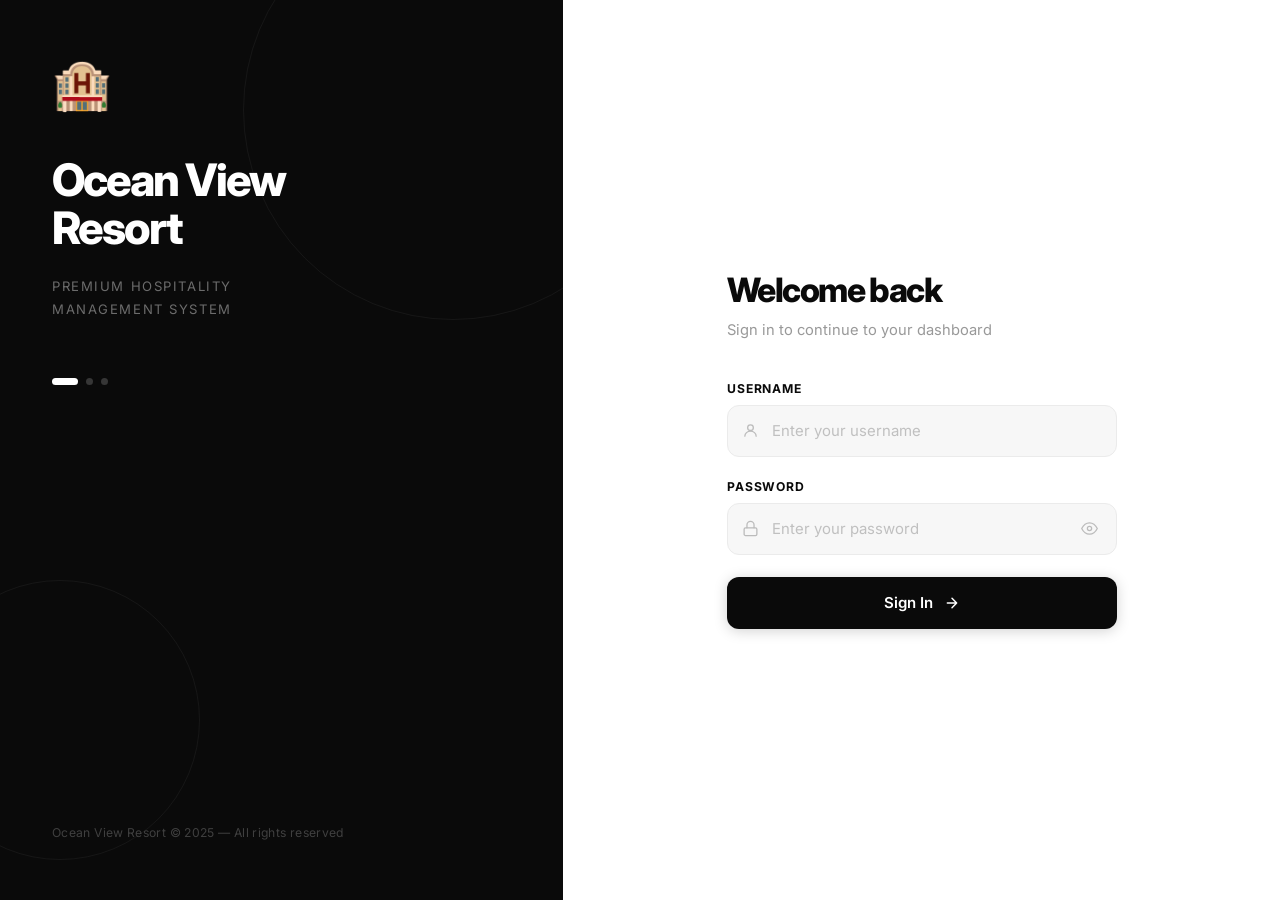
<file: index.html>
<!DOCTYPE html>
<html lang="en">
<head>
  <meta charset="UTF-8" />
  <meta name="viewport" content="width=device-width, initial-scale=1.0" />
  <title>Sign In — OceanView Resort</title>
  <link rel="preconnect" href="https://fonts.googleapis.com" />
  <link rel="preconnect" href="https://fonts.gstatic.com" crossorigin />
  <link href="https://fonts.googleapis.com/css2?family=Inter:wght@300;400;500;600;700;800&display=swap" rel="stylesheet" />
  <link rel="stylesheet" href="css/auth.css" />
</head>
<body class="auth-body">

  <div class="auth-split">

    <!-- ── Left brand panel ───────────────────────── -->
    <div class="auth-brand-panel">
      <div class="auth-brand-inner">
        <div class="auth-brand-icon">🏨</div>
        <h1 class="auth-brand-name">Ocean View<br/>Resort</h1>
        <p class="auth-brand-tagline">Premium Hospitality<br/>Management System</p>
        <div class="auth-brand-dots">
          <span></span><span></span><span></span>
        </div>
      </div>
      <p class="auth-brand-footer">Ocean View Resort &copy; 2025 &mdash; All rights reserved</p>
    </div>

    <!-- ── Right login panel ─────────────────────── -->
    <div class="auth-form-panel">
      <div class="auth-form-inner">

        <!-- Shown only on mobile -->
        <div class="auth-mobile-brand">
          <span>🏨</span>
          <strong>OceanView Resort</strong>
        </div>

        <div class="auth-heading">
          <h2>Welcome back</h2>
          <p>Sign in to continue to your dashboard</p>
        </div>

        <!-- Error message -->
        <div class="auth-error" id="errorMsg"></div>

        <form id="loginForm" autocomplete="off" novalidate>

          <!-- Username -->
          <div class="auth-field">
            <label for="username">Username</label>
            <div class="auth-input-wrap">
              <svg class="auth-input-icon" viewBox="0 0 24 24" fill="none" stroke="currentColor" stroke-width="1.8" stroke-linecap="round" stroke-linejoin="round">
                <circle cx="12" cy="8" r="4"/><path d="M4 20c0-4 3.6-7 8-7s8 3 8 7"/>
              </svg>
              <input type="text" id="username" name="username" placeholder="Enter your username" autocomplete="username" required />
            </div>
          </div>

          <!-- Password -->
          <div class="auth-field">
            <label for="password">Password</label>
            <div class="auth-input-wrap">
              <svg class="auth-input-icon" viewBox="0 0 24 24" fill="none" stroke="currentColor" stroke-width="1.8" stroke-linecap="round" stroke-linejoin="round">
                <rect x="3" y="11" width="18" height="11" rx="2" ry="2"/><path d="M7 11V7a5 5 0 0 1 10 0v4"/>
              </svg>
              <input type="password" id="password" name="password" placeholder="Enter your password" autocomplete="current-password" required />
              <button type="button" class="auth-eye-btn" id="togglePassword" tabindex="-1" aria-label="Show/hide password">
                <svg id="eyeIcon" viewBox="0 0 24 24" fill="none" stroke="currentColor" stroke-width="1.8" stroke-linecap="round" stroke-linejoin="round">
                  <path d="M1 12s4-8 11-8 11 8 11 8-4 8-11 8-11-8-11-8z"/><circle cx="12" cy="12" r="3"/>
                </svg>
              </button>
            </div>
          </div>

          <button type="submit" class="auth-submit-btn" id="loginBtn">
            <span>Sign In</span>
            <svg viewBox="0 0 24 24" fill="none" stroke="currentColor" stroke-width="2.2" stroke-linecap="round" stroke-linejoin="round">
              <path d="M5 12h14M12 5l7 7-7 7"/>
            </svg>
          </button>

        </form>

      </div>
    </div>

  </div>

  <!-- config.js MUST be first -->
  <script src="js/config.js"></script>
  <script src="js/auth.js"></script>
  <script>
    // Password show / hide toggle
    document.getElementById("togglePassword").addEventListener("click", function () {
      const pwd = document.getElementById("password");
      const showing = pwd.type === "text";
      pwd.type = showing ? "password" : "text";
      document.getElementById("eyeIcon").innerHTML = showing
        ? '<path d="M1 12s4-8 11-8 11 8 11 8-4 8-11 8-11-8-11-8z"/><circle cx="12" cy="12" r="3"/>'
        : '<path d="M17.94 17.94A10.07 10.07 0 0 1 12 20c-7 0-11-8-11-8a18.45 18.45 0 0 1 5.06-5.94M9.9 4.24A9.12 9.12 0 0 1 12 4c7 0 11 8 11 8a18.5 18.5 0 0 1-2.16 3.19m-6.72-1.07a3 3 0 1 1-4.24-4.24"/><line x1="1" y1="1" x2="23" y2="23"/>';
    });
  </script>
</body>
</html>
</file>
<file: css/auth.css>
/* css/auth.css — Modern White/Black Login Page */

/* ─── Base reset (scoped to auth page) ──────────────────── */
*,
*::before,
*::after {
    box-sizing: border-box;
    margin: 0;
    padding: 0;
}

.auth-body {
    min-height: 100vh;
    background: #fff;
    font-family: 'Inter', -apple-system, BlinkMacSystemFont, 'Segoe UI', sans-serif;
    -webkit-font-smoothing: antialiased;
    -moz-osx-font-smoothing: grayscale;
}

/* ─── Split layout ───────────────────────────────────────── */
.auth-split {
    display: flex;
    min-height: 100vh;
}

/* ─── Left — Black brand panel ───────────────────────────── */
.auth-brand-panel {
    width: 44%;
    background: #0a0a0a;
    display: flex;
    flex-direction: column;
    justify-content: space-between;
    padding: 60px 52px;
    position: relative;
    overflow: hidden;
    flex-shrink: 0;
}

/* Subtle decorative rings */
.auth-brand-panel::before {
    content: '';
    position: absolute;
    width: 420px;
    height: 420px;
    border-radius: 50%;
    border: 1px solid rgba(255, 255, 255, 0.05);
    top: -100px;
    right: -100px;
    pointer-events: none;
}

.auth-brand-panel::after {
    content: '';
    position: absolute;
    width: 280px;
    height: 280px;
    border-radius: 50%;
    border: 1px solid rgba(255, 255, 255, 0.05);
    bottom: 40px;
    left: -80px;
    pointer-events: none;
}

.auth-brand-inner {
    position: relative;
    z-index: 1;
}

.auth-brand-icon {
    font-size: 3rem;
    line-height: 1;
    margin-bottom: 48px;
    display: block;
}

.auth-brand-name {
    font-size: 2.8rem;
    font-weight: 800;
    color: #fff;
    line-height: 1.08;
    letter-spacing: -0.045em;
    margin-bottom: 22px;
}

.auth-brand-tagline {
    font-size: 0.82rem;
    color: rgba(255, 255, 255, 0.4);
    line-height: 1.8;
    letter-spacing: 0.12em;
    text-transform: uppercase;
    font-weight: 400;
}

.auth-brand-dots {
    display: flex;
    align-items: center;
    gap: 8px;
    margin-top: 56px;
}

.auth-brand-dots span {
    width: 7px;
    height: 7px;
    border-radius: 50%;
    background: rgba(255, 255, 255, 0.18);
}

.auth-brand-dots span:first-child {
    width: 26px;
    border-radius: 4px;
    background: #fff;
}

.auth-brand-footer {
    position: relative;
    z-index: 1;
    font-size: 0.76rem;
    color: rgba(255, 255, 255, 0.22);
    letter-spacing: 0.03em;
}

/* ─── Right — White form panel ───────────────────────────── */
.auth-form-panel {
    flex: 1;
    background: #fff;
    display: flex;
    align-items: center;
    justify-content: center;
    padding: 60px 48px;
}

.auth-form-inner {
    width: 100%;
    max-width: 390px;
}

/* Mobile brand (shown only on small screens) */
.auth-mobile-brand {
    display: none;
    align-items: center;
    gap: 10px;
    margin-bottom: 40px;
    font-size: 1rem;
    font-weight: 700;
    color: #0a0a0a;
    letter-spacing: -0.02em;
}

.auth-mobile-brand span {
    font-size: 1.6rem;
}

/* ─── Heading ────────────────────────────────────────────── */
.auth-heading {
    margin-bottom: 40px;
}

.auth-heading h2 {
    font-size: 2.1rem;
    font-weight: 800;
    color: #0a0a0a;
    letter-spacing: -0.045em;
    line-height: 1.12;
    margin-bottom: 10px;
}

.auth-heading p {
    font-size: 0.92rem;
    color: #999;
    font-weight: 400;
    line-height: 1.5;
}

/* ─── Error message ──────────────────────────────────────── */
.auth-error {
    background: #fff5f5;
    border: 1.5px solid #fecaca;
    border-radius: 10px;
    padding: 12px 16px;
    font-size: 0.85rem;
    color: #dc2626;
    margin-bottom: 24px;
    display: none;
    font-weight: 500;
    line-height: 1.5;
}

.auth-error.show {
    display: block;
}

/* ─── Form fields ────────────────────────────────────────── */
.auth-field {
    margin-bottom: 22px;
}

.auth-field label {
    display: block;
    font-size: 0.76rem;
    font-weight: 700;
    color: #0a0a0a;
    letter-spacing: 0.08em;
    text-transform: uppercase;
    margin-bottom: 9px;
}

.auth-input-wrap {
    position: relative;
    display: flex;
    align-items: center;
}

.auth-input-icon {
    position: absolute;
    left: 15px;
    width: 17px;
    height: 17px;
    color: #bbb;
    pointer-events: none;
    flex-shrink: 0;
    transition: color 0.2s;
}

.auth-input-wrap input {
    width: 100%;
    height: 52px;
    background: #f7f7f7;
    border: 1.5px solid #ebebeb;
    border-radius: 12px;
    padding: 0 46px 0 44px;
    font-size: 0.935rem;
    color: #0a0a0a;
    font-family: inherit;
    font-weight: 400;
    transition: border-color 0.2s ease, box-shadow 0.2s ease, background 0.2s ease;
    outline: none;
    -webkit-appearance: none;
}

.auth-input-wrap input::placeholder {
    color: #c0c0c0;
}

.auth-input-wrap input:focus {
    border-color: #0a0a0a;
    background: #fff;
    box-shadow: 0 0 0 4px rgba(10, 10, 10, 0.07);
}

.auth-input-wrap input:focus+.auth-input-icon,
.auth-input-wrap:focus-within .auth-input-icon {
    color: #555;
}

/* Eye toggle */
.auth-eye-btn {
    position: absolute;
    right: 13px;
    background: none;
    border: none;
    cursor: pointer;
    padding: 6px;
    color: #bbb;
    display: flex;
    align-items: center;
    justify-content: center;
    border-radius: 6px;
    transition: color 0.2s, background 0.2s;
    line-height: 0;
}

.auth-eye-btn:hover {
    color: #0a0a0a;
    background: #f0f0f0;
}

.auth-eye-btn:focus {
    outline: none;
}

.auth-eye-btn svg {
    width: 17px;
    height: 17px;
    display: block;
}

/* ─── Submit button ──────────────────────────────────────── */
.auth-submit-btn {
    width: 100%;
    height: 52px;
    margin-top: 12px;
    background: #0a0a0a;
    color: #fff;
    border: none;
    border-radius: 12px;
    font-size: 0.94rem;
    font-weight: 600;
    font-family: inherit;
    letter-spacing: 0.01em;
    cursor: pointer;
    display: flex;
    align-items: center;
    justify-content: center;
    gap: 10px;
    transition: background 0.2s ease, transform 0.15s ease, box-shadow 0.2s ease;
    box-shadow: 0 2px 14px rgba(0, 0, 0, 0.18);
    -webkit-appearance: none;
}

.auth-submit-btn svg {
    width: 16px;
    height: 16px;
    flex-shrink: 0;
}

.auth-submit-btn:hover {
    background: #222;
    transform: translateY(-1px);
    box-shadow: 0 6px 22px rgba(0, 0, 0, 0.22);
}

.auth-submit-btn:active {
    transform: translateY(0);
    box-shadow: 0 2px 8px rgba(0, 0, 0, 0.15);
}

.auth-submit-btn:disabled {
    background: #b0b0b0;
    cursor: not-allowed;
    transform: none;
    box-shadow: none;
}

/* ─── Responsive ─────────────────────────────────────────── */
@media (max-width: 800px) {
    .auth-brand-panel {
        display: none;
    }

    .auth-form-panel {
        padding: 52px 28px;
        justify-content: flex-start;
        align-items: flex-start;
        padding-top: 64px;
    }

    .auth-mobile-brand {
        display: flex;
    }

    .auth-form-inner {
        max-width: 100%;
    }

    .auth-heading h2 {
        font-size: 1.75rem;
    }
}

@media (max-width: 480px) {
    .auth-form-panel {
        padding: 44px 20px;
    }

    .auth-heading h2 {
        font-size: 1.55rem;
    }
}
</file>
<file: css/shared.css>
﻿/* =============================================================
   css/shared.css
   Shared layout, sidebar, tables, modals, forms
   Rooms / Guests / Reservations / Billing / Users
   White content + Black sidebar — Inter font
   ============================================================= */

/* ── CSS Variables ─────────────────────────────────────── */
:root {
    --text-primary: #0a0a0a;
    --text-muted: #999;
    --border: #eaeaea;
    --radius: 10px;
    --radius-lg: 14px;
    --sidebar-w: 260px;
}

/* ── Reset ─────────────────────────────────────────────── */
*,
*::before,
*::after {
    box-sizing: border-box;
    margin: 0;
    padding: 0;
}

html,
body {
    height: 100%;
    font-family: 'Inter', -apple-system, BlinkMacSystemFont, 'Segoe UI', sans-serif;
    font-size: 14px;
    -webkit-font-smoothing: antialiased;
    background: #f5f5f5;
    color: #0a0a0a;
}

/* ── App layout ────────────────────────────────────────── */
.app-layout {
    display: flex;
    min-height: 100vh;
}

/* ═══════════════════════════════════════════════════════
   SIDEBAR
═══════════════════════════════════════════════════════ */
.sidebar {
    width: 260px;
    min-width: 260px;
    background: #0a0a0a;
    display: flex;
    flex-direction: column;
    position: fixed;
    top: 0;
    left: 0;
    height: 100vh;
    overflow-y: auto;
    z-index: 200;
    transition: transform 0.28s cubic-bezier(.4, 0, .2, 1);
}

.sidebar-brand {
    display: flex;
    align-items: center;
    gap: 12px;
    padding: 28px 22px 24px;
    border-bottom: 1px solid rgba(255, 255, 255, 0.07);
}

.sidebar-brand-icon {
    font-size: 1.9rem;
    line-height: 1;
    flex-shrink: 0;
}

.sidebar-brand-name {
    font-size: 1rem;
    font-weight: 800;
    color: #fff;
    letter-spacing: -0.02em;
    line-height: 1.2;
}

.sidebar-brand-sub {
    font-size: 0.68rem;
    color: rgba(255, 255, 255, 0.35);
    text-transform: uppercase;
    letter-spacing: 0.09em;
    margin-top: 2px;
}

.sidebar-nav {
    flex: 1;
    padding: 16px 0 12px;
    overflow-y: auto;
}

.nav-section-label {
    font-size: 0.63rem;
    font-weight: 700;
    letter-spacing: 0.12em;
    text-transform: uppercase;
    color: rgba(255, 255, 255, 0.28);
    padding: 8px 22px 6px;
    margin-top: 4px;
}

.nav-link {
    display: flex;
    align-items: center;
    gap: 11px;
    padding: 10px 22px;
    text-decoration: none;
    color: rgba(255, 255, 255, 0.55);
    font-size: 0.875rem;
    font-weight: 500;
    border-left: 3px solid transparent;
    transition: color 0.18s, background 0.18s, border-color 0.18s;
}

.nav-link:hover {
    color: #fff;
    background: rgba(255, 255, 255, 0.06);
    border-left-color: rgba(255, 255, 255, 0.3);
}

.nav-link.active {
    color: #fff;
    background: rgba(255, 255, 255, 0.1);
    border-left-color: #fff;
    font-weight: 600;
}

.nav-link-icon {
    width: 20px;
    height: 20px;
    display: flex;
    align-items: center;
    justify-content: center;
    flex-shrink: 0;
    opacity: 0.85;
}

.nav-link-icon svg {
    width: 18px;
    height: 18px;
    display: block;
}

.nav-link-admin {
    color: rgba(255, 200, 100, 0.65);
}

.nav-link-admin:hover {
    color: #ffc864;
    background: rgba(255, 200, 100, 0.08);
    border-left-color: #ffc864;
}

.nav-link-admin.active {
    color: #ffc864;
    background: rgba(255, 200, 100, 0.12);
    border-left-color: #ffc864;
}

.nav-badge {
    margin-left: auto;
    font-size: 0.6rem;
    font-weight: 700;
    text-transform: uppercase;
    letter-spacing: 0.06em;
    background: rgba(255, 200, 100, 0.18);
    color: #ffc864;
    padding: 2px 7px;
    border-radius: 20px;
    border: 1px solid rgba(255, 200, 100, 0.3);
}

.sidebar-footer {
    padding: 16px 18px 22px;
    border-top: 1px solid rgba(255, 255, 255, 0.07);
}

.sidebar-user {
    display: flex;
    align-items: center;
    gap: 11px;
    margin-bottom: 14px;
}

.sidebar-avatar {
    width: 36px;
    height: 36px;
    border-radius: 50%;
    background: rgba(255, 255, 255, 0.15);
    color: #fff;
    font-size: 0.875rem;
    font-weight: 700;
    display: flex;
    align-items: center;
    justify-content: center;
    flex-shrink: 0;
    border: 1.5px solid rgba(255, 255, 255, 0.2);
}

.sidebar-user-name {
    font-size: 0.835rem;
    font-weight: 600;
    color: #fff;
    white-space: nowrap;
    overflow: hidden;
    text-overflow: ellipsis;
}

.sidebar-user-role {
    font-size: 0.68rem;
    color: rgba(255, 255, 255, 0.4);
    text-transform: uppercase;
    letter-spacing: 0.07em;
    margin-top: 1px;
}

.sidebar-user-info {
    min-width: 0;
}

.sidebar-logout-btn {
    width: 100%;
    display: flex;
    align-items: center;
    gap: 8px;
    padding: 9px 14px;
    background: transparent;
    border: 1px solid rgba(255, 255, 255, 0.12);
    border-radius: 8px;
    color: rgba(255, 255, 255, 0.5);
    font-size: 0.82rem;
    font-weight: 500;
    font-family: inherit;
    cursor: pointer;
    transition: color 0.18s, border-color 0.18s, background 0.18s;
}

.sidebar-logout-btn svg {
    width: 15px;
    height: 15px;
    flex-shrink: 0;
}

.sidebar-logout-btn:hover {
    color: #ff6b6b;
    border-color: rgba(255, 107, 107, 0.4);
    background: rgba(255, 107, 107, 0.07);
}

.sidebar-overlay {
    display: none;
    position: fixed;
    inset: 0;
    background: rgba(0, 0, 0, 0.5);
    z-index: 199;
    backdrop-filter: blur(2px);
}

.sidebar-overlay.active {
    display: block;
}

/* ═══════════════════════════════════════════════════════
   MAIN CONTENT
═══════════════════════════════════════════════════════ */
.main-content {
    flex: 1;
    margin-left: 260px;
    display: flex;
    flex-direction: column;
    min-height: 100vh;
    background: #f5f5f5;
}

/* ── Top bar ────────────────────────────────────────────── */
.topbar {
    background: #fff;
    border-bottom: 1px solid #eaeaea;
    padding: 0 32px;
    height: 68px;
    display: flex;
    align-items: center;
    justify-content: space-between;
    position: sticky;
    top: 0;
    z-index: 100;
}

.topbar-left {
    display: flex;
    align-items: center;
    gap: 16px;
}

.topbar-title {
    font-size: 1.2rem;
    font-weight: 800;
    color: #0a0a0a;
    letter-spacing: -0.03em;
    line-height: 1.2;
}

.topbar-sub {
    font-size: 0.75rem;
    color: #999;
    margin-top: 1px;
}

.topbar-right {
    display: flex;
    align-items: center;
    gap: 10px;
}

.menu-toggle {
    display: none;
    background: none;
    border: none;
    cursor: pointer;
    padding: 6px;
    border-radius: 8px;
    color: #0a0a0a;
    transition: background 0.18s;
}

.menu-toggle:hover {
    background: #f0f0f0;
}

.menu-toggle svg {
    width: 20px;
    height: 20px;
    display: block;
}

.topbar-role-badge {
    font-size: 0.72rem;
    font-weight: 700;
    text-transform: uppercase;
    letter-spacing: 0.07em;
    padding: 4px 12px;
    border-radius: 20px;
}

.badge-manager {
    background: #fff8e6;
    color: #b27a00;
    border: 1px solid #ffe099;
}

.badge-staff {
    background: #f0f0f0;
    color: #555;
    border: 1px solid #ddd;
}

/* ── Content body ───────────────────────────────────────── */
.content-body {
    padding: 28px 32px 40px;
    flex: 1;
}

/* ── Page header ────────────────────────────────────────── */
.page-header {
    display: flex;
    align-items: flex-start;
    justify-content: space-between;
    flex-wrap: wrap;
    gap: 12px;
    margin-bottom: 24px;
}

.page-header-title {
    font-size: 1.4rem;
    font-weight: 800;
    color: #0a0a0a;
    letter-spacing: -0.03em;
}

.page-header-sub {
    font-size: 0.82rem;
    color: #999;
    margin-top: 3px;
}

.page-header-actions {
    display: flex;
    align-items: center;
    gap: 10px;
    flex-wrap: wrap;
}

/* ── Toolbar ────────────────────────────────────────────── */
.toolbar {
    display: flex;
    align-items: center;
    gap: 10px;
    flex-wrap: wrap;
    margin-bottom: 18px;
}

.toolbar-right {
    margin-left: auto;
    display: flex;
    align-items: center;
    gap: 10px;
}

.search-wrap {
    position: relative;
    flex: 1;
    min-width: 220px;
    max-width: 360px;
}

.search-wrap svg {
    position: absolute;
    left: 12px;
    top: 50%;
    transform: translateY(-50%);
    width: 16px;
    height: 16px;
    color: #bbb;
    pointer-events: none;
}

.search-wrap input {
    width: 100%;
    height: 40px;
    padding: 0 14px 0 38px;
    background: #fff;
    border: 1.5px solid #e4e4e4;
    border-radius: 10px;
    font-size: 0.875rem;
    color: #0a0a0a;
    font-family: inherit;
    transition: border-color 0.18s, box-shadow 0.18s;
    outline: none;
}

.search-wrap input:focus {
    border-color: #0a0a0a;
    box-shadow: 0 0 0 3px rgba(10, 10, 10, 0.06);
}

.search-wrap input::placeholder {
    color: #bbb;
}

select.filter-select {
    height: 40px;
    padding: 0 32px 0 12px;
    background: #fff url("data:image/svg+xml,%3Csvg xmlns='http://www.w3.org/2000/svg' width='12' height='12' viewBox='0 0 24 24' fill='none' stroke='%23999' stroke-width='2' stroke-linecap='round' stroke-linejoin='round'%3E%3Cpolyline points='6 9 12 15 18 9'/%3E%3C/svg%3E") no-repeat right 10px center;
    border: 1.5px solid #e4e4e4;
    border-radius: 10px;
    font-size: 0.875rem;
    color: #0a0a0a;
    font-family: inherit;
    appearance: none;
    -webkit-appearance: none;
    cursor: pointer;
    transition: border-color 0.18s;
    outline: none;
}

select.filter-select:focus {
    border-color: #0a0a0a;
}

/* ── Buttons ────────────────────────────────────────────── */
.btn {
    display: inline-flex;
    align-items: center;
    gap: 7px;
    padding: 0 18px;
    height: 40px;
    border-radius: 10px;
    font-size: 0.875rem;
    font-weight: 600;
    font-family: inherit;
    cursor: pointer;
    border: none;
    text-decoration: none;
    transition: background 0.18s, transform 0.15s, box-shadow 0.18s, color 0.18s, border-color 0.18s;
    white-space: nowrap;
}

.btn:active {
    transform: scale(0.98);
}

.btn-primary {
    background: #0a0a0a;
    color: #fff;
    box-shadow: 0 2px 10px rgba(0, 0, 0, 0.15);
}

.btn-primary:hover {
    background: #222;
    box-shadow: 0 4px 16px rgba(0, 0, 0, 0.2);
    transform: translateY(-1px);
}

.btn-outline {
    background: transparent;
    color: #0a0a0a;
    border: 1.5px solid #ddd;
}

.btn-outline:hover {
    border-color: #0a0a0a;
    background: #f7f7f7;
}

.btn-danger {
    background: #fff0f0;
    color: #dc2626;
    border: 1.5px solid #fecaca;
}

.btn-danger:hover {
    background: #dc2626;
    color: #fff;
    border-color: #dc2626;
}

.btn-warning {
    background: #fffbeb;
    color: #d97706;
    border: 1.5px solid #fed7aa;
}

.btn-warning:hover {
    background: #d97706;
    color: #fff;
    border-color: #d97706;
}

.btn-success {
    background: #f0fdf4;
    color: #16a34a;
    border: 1.5px solid #bbf7d0;
}

.btn-success:hover {
    background: #16a34a;
    color: #fff;
    border-color: #16a34a;
}

.btn-sm {
    height: 34px;
    padding: 0 14px;
    font-size: 0.8rem;
    border-radius: 8px;
}

.btn-xs {
    height: 30px;
    padding: 0 11px;
    font-size: 0.76rem;
    border-radius: 7px;
}

.btn svg {
    width: 15px;
    height: 15px;
    flex-shrink: 0;
}

/* ── Panel/card ─────────────────────────────────────────── */
.panel {
    background: #fff;
    border: 1px solid #eaeaea;
    border-radius: 14px;
    overflow: hidden;
}

/* ── Table ──────────────────────────────────────────────── */
.table-wrap {
    background: #fff;
    border: 1px solid #eaeaea;
    border-radius: 14px;
    overflow: hidden;
}

.table-scroll {
    overflow-x: auto;
}

table {
    width: 100%;
    border-collapse: collapse;
}

thead tr {
    background: #fafafa;
    border-bottom: 2px solid #eaeaea;
}

thead th {
    padding: 13px 16px;
    text-align: left;
    font-size: 0.7rem;
    font-weight: 700;
    text-transform: uppercase;
    letter-spacing: 0.09em;
    color: #999;
    white-space: nowrap;
}

tbody tr {
    border-bottom: 1px solid #f3f3f3;
    transition: background 0.14s;
}

tbody tr:last-child {
    border-bottom: none;
}

tbody tr:hover {
    background: #fafafa;
}

tbody td {
    padding: 14px 16px;
    font-size: 0.875rem;
    color: #444;
    vertical-align: middle;
}

.td-primary {
    font-weight: 700;
    color: #0a0a0a;
}

.td-mono {
    font-family: monospace;
    font-size: 0.82rem;
    color: #555;
}

.td-muted {
    color: #999;
    font-size: 0.82rem;
}

.actions-cell {
    display: flex;
    align-items: center;
    gap: 7px;
    flex-wrap: wrap;
}

/* Empty state */
.empty-state {
    padding: 52px 24px;
    text-align: center;
}

.empty-state-icon {
    font-size: 2.4rem;
    margin-bottom: 12px;
    opacity: .5;
}

.empty-state p {
    font-size: 0.875rem;
    color: #999;
}

/* Spinner */
.spinner-wrap {
    padding: 40px;
    display: flex;
    justify-content: center;
}

.spinner {
    width: 28px;
    height: 28px;
    border: 2.5px solid #e4e4e4;
    border-top-color: #0a0a0a;
    border-radius: 50%;
    animation: spin 0.7s linear infinite;
}

@keyframes spin {
    to {
        transform: rotate(360deg);
    }
}

/* ── Status badges ──────────────────────────────────────── */
.badge {
    display: inline-block;
    padding: 3px 10px;
    border-radius: 20px;
    font-size: 0.7rem;
    font-weight: 700;
    text-transform: uppercase;
    letter-spacing: 0.06em;
}

.badge-available {
    background: #f0fdf4;
    color: #16a34a;
    border: 1px solid #bbf7d0;
}

.badge-booked {
    background: #fff8e6;
    color: #b27a00;
    border: 1px solid #ffe099;
}

.badge-occupied {
    background: #fff8e6;
    color: #b27a00;
    border: 1px solid #ffe099;
}

.badge-maintenance {
    background: #fff0f0;
    color: #dc2626;
    border: 1px solid #fecaca;
}

.badge-completed {
    background: #eff6ff;
    color: #1d4ed8;
    border: 1px solid #bfdbfe;
}

.badge-cancelled {
    background: #f5f5f5;
    color: #999;
    border: 1px solid #e0e0e0;
}

.badge-active {
    background: #f0fdf4;
    color: #16a34a;
    border: 1px solid #bbf7d0;
}

.badge-inactive {
    background: #f5f5f5;
    color: #999;
    border: 1px solid #e0e0e0;
}

.badge-manager {
    background: #fff8e6;
    color: #b27a00;
    border: 1px solid #ffe099;
}

.badge-staff {
    background: #f5f5f5;
    color: #555;
    border: 1px solid #ddd;
}

/* ── Modal ──────────────────────────────────────────────── */
.modal-overlay {
    position: fixed;
    inset: 0;
    z-index: 500;
    background: rgba(0, 0, 0, 0.45);
    backdrop-filter: blur(4px);
    display: flex;
    align-items: center;
    justify-content: center;
    padding: 24px;
    animation: fadeIn 0.18s ease;
}

.modal-overlay.hidden {
    display: none;
}

@keyframes fadeIn {
    from {
        opacity: 0;
    }

    to {
        opacity: 1;
    }
}

.modal {
    background: #fff;
    border-radius: 16px;
    width: 100%;
    max-width: 540px;
    max-height: 90vh;
    overflow-y: auto;
    box-shadow: 0 20px 60px rgba(0, 0, 0, 0.18);
    animation: slideUp 0.22s ease;
}

.modal-lg {
    max-width: 680px;
}

@keyframes slideUp {
    from {
        opacity: 0;
        transform: translateY(16px);
    }

    to {
        opacity: 1;
        transform: none;
    }
}

.modal-header {
    display: flex;
    align-items: center;
    justify-content: space-between;
    padding: 22px 24px 0;
}

.modal-header h2 {
    font-size: 1rem;
    font-weight: 700;
    color: #0a0a0a;
    letter-spacing: -0.01em;
}

.modal-close {
    width: 32px;
    height: 32px;
    border-radius: 8px;
    border: none;
    background: #f5f5f5;
    color: #555;
    cursor: pointer;
    font-size: 0.85rem;
    display: flex;
    align-items: center;
    justify-content: center;
    transition: background 0.18s, color 0.18s;
}

.modal-close:hover {
    background: #ffefef;
    color: #dc2626;
}

.modal-body {
    padding: 20px 24px;
}

.modal-footer {
    display: flex;
    align-items: center;
    justify-content: flex-end;
    gap: 10px;
    padding: 16px 24px 22px;
    border-top: 1px solid #f0f0f0;
    margin-top: 8px;
}

/* ── Forms ──────────────────────────────────────────────── */
.form-section {
    padding: 20px 24px 0;
}

.form-section+.form-section {
    padding-top: 0;
}

.form-row {
    display: grid;
    grid-template-columns: 1fr 1fr;
    gap: 14px;
}

.form-group {
    display: flex;
    flex-direction: column;
    gap: 6px;
    margin-bottom: 16px;
}

.form-group:last-of-type {
    margin-bottom: 0;
}

.form-group label {
    font-size: 0.72rem;
    font-weight: 700;
    color: #0a0a0a;
    letter-spacing: 0.07em;
    text-transform: uppercase;
}

.form-group input,
.form-group select,
.form-group textarea {
    height: 42px;
    padding: 0 13px;
    background: #f7f7f7;
    border: 1.5px solid #e8e8e8;
    border-radius: 10px;
    font-size: 0.875rem;
    color: #0a0a0a;
    font-family: inherit;
    transition: border-color 0.18s, box-shadow 0.18s, background 0.18s;
    outline: none;
    -webkit-appearance: none;
}

.form-group textarea {
    height: auto;
    padding: 10px 13px;
    resize: vertical;
}

.form-group input:focus,
.form-group select:focus,
.form-group textarea:focus {
    border-color: #0a0a0a;
    background: #fff;
    box-shadow: 0 0 0 3px rgba(10, 10, 10, 0.07);
}

.form-group input::placeholder,
.form-group textarea::placeholder {
    color: #c0c0c0;
}

.form-group select {
    cursor: pointer;
    background-image: url("data:image/svg+xml,%3Csvg xmlns='http://www.w3.org/2000/svg' width='12' height='12' viewBox='0 0 24 24' fill='none' stroke='%23999' stroke-width='2' stroke-linecap='round' stroke-linejoin='round'%3E%3Cpolyline points='6 9 12 15 18 9'/%3E%3C/svg%3E");
    background-repeat: no-repeat;
    background-position: right 12px center;
    padding-right: 32px;
}

.form-hint {
    font-size: 0.73rem;
    color: #aaa;
    margin-top: -4px;
}

.checkbox-row {
    display: flex;
    align-items: center;
    gap: 9px;
    height: 42px;
}

.checkbox-row input[type="checkbox"] {
    width: 17px;
    height: 17px;
    accent-color: #0a0a0a;
    cursor: pointer;
    flex-shrink: 0;
}

.checkbox-row label {
    font-size: 0.875rem;
    color: #444;
    cursor: pointer;
    font-weight: 500;
}

/* ── Detail list (reservations) ─────────────────────────── */
.detail-list {
    list-style: none;
    border: 1px solid #f0f0f0;
    border-radius: 10px;
    overflow: hidden;
    margin-bottom: 16px;
}

.detail-list li {
    display: flex;
    justify-content: space-between;
    align-items: center;
    padding: 11px 16px;
    border-bottom: 1px solid #f0f0f0;
    font-size: 0.875rem;
}

.detail-list li:last-child {
    border-bottom: none;
}

.dl-label {
    color: #999;
    font-size: 0.78rem;
    font-weight: 500;
    text-transform: uppercase;
    letter-spacing: 0.06em;
}

.dl-value {
    font-weight: 600;
    color: #0a0a0a;
}

.room-tags {
    display: flex;
    flex-wrap: wrap;
    gap: 7px;
}

.room-tag {
    background: #f5f5f5;
    color: #333;
    padding: 4px 10px;
    border-radius: 6px;
    font-size: 0.78rem;
    font-weight: 600;
    border: 1px solid #e8e8e8;
}

/* ── Wizard Steps ───────────────────────────────────────── */
.wizard-steps {
    display: flex;
    align-items: center;
    gap: 4px;
    margin-top: 6px;
    flex-wrap: wrap;
}

.wstep {
    font-size: 0.7rem;
    font-weight: 600;
    color: #bbb;
    letter-spacing: 0.03em;
    padding: 3px 9px;
    border-radius: 20px;
    transition: background 0.18s, color 0.18s;
}

.wstep-active {
    background: #0a0a0a;
    color: #fff;
}

.wstep-done {
    background: #f0f0f0;
    color: #666;
}

.wstep-sep {
    color: #ccc;
    font-size: 0.75rem;
}

/* ── Step helpers ───────────────────────────────────────── */
.step-banner {
    background: #f7f7f7;
    border: 1px solid #ebebeb;
    border-radius: 10px;
    padding: 10px 14px;
    font-size: 0.855rem;
    color: #555;
    line-height: 1.5;
    margin-bottom: 4px;
}

.step-banner-warn {
    background: #fffbeb;
    border-color: #fde68a;
    color: #92400e;
}

.step-hint {
    font-size: 0.8rem;
    color: #999;
    margin: 6px 0 10px;
}

/* ── Input + action row ─────────────────────────────────── */
.input-action-row {
    display: flex;
    gap: 8px;
    align-items: center;
}

.input-action-row input {
    flex: 1;
}

/* ── Rooms selection grid ───────────────────────────────── */
.rooms-select-grid {
    display: grid;
    grid-template-columns: repeat(auto-fill, minmax(148px, 1fr));
    gap: 10px;
    margin-top: 4px;
    max-height: 270px;
    overflow-y: auto;
    padding-right: 4px;
}

.room-select-card {
    border: 2px solid #ebebeb;
    border-radius: 12px;
    padding: 14px 12px;
    cursor: pointer;
    background: #fafafa;
    transition: border-color 0.18s, background 0.18s, transform 0.12s;
    user-select: none;
}

.room-select-card:hover {
    border-color: #ccc;
    background: #f3f3f3;
    transform: translateY(-2px);
}

.room-select-card.rcard-selected {
    border-color: #0a0a0a;
    background: #0a0a0a;
}

.rcard-top {
    display: flex;
    align-items: center;
    justify-content: space-between;
    margin-bottom: 6px;
}

.rcard-number {
    font-size: 1rem;
    font-weight: 800;
    color: #0a0a0a;
    letter-spacing: -0.02em;
}

.rcard-selected .rcard-number,
.rcard-selected .rcard-type,
.rcard-selected .rcard-meta {
    color: #fff;
}

.rcard-check {
    width: 20px;
    height: 20px;
    border-radius: 50%;
    border: 2px solid #ddd;
    display: flex;
    align-items: center;
    justify-content: center;
    font-size: 0.7rem;
    color: transparent;
    transition: all 0.15s;
    flex-shrink: 0;
}

.rcard-selected .rcard-check {
    background: #fff;
    border-color: #fff;
    color: #0a0a0a;
}

.rcard-type {
    font-size: 0.72rem;
    font-weight: 700;
    color: #888;
    text-transform: uppercase;
    letter-spacing: 0.07em;
    margin-bottom: 8px;
}

.rcard-meta {
    display: flex;
    flex-direction: column;
    gap: 2px;
    font-size: 0.78rem;
    color: #999;
    font-weight: 500;
}

/* ── Guest verify card ──────────────────────────────────── */
.guest-verify-card {
    border: 2px solid #d1fae5;
    background: #f0fdf4;
    border-radius: 12px;
    padding: 16px;
    margin-top: 12px;
}

.gvc-header {
    display: flex;
    align-items: center;
    gap: 12px;
    margin-bottom: 12px;
}

.gvc-icon {
    width: 36px;
    height: 36px;
    border-radius: 50%;
    background: #16a34a;
    color: #fff;
    display: flex;
    align-items: center;
    justify-content: center;
    font-size: 1rem;
    font-weight: 700;
    flex-shrink: 0;
}

.gvc-name {
    font-size: 0.95rem;
    font-weight: 700;
    color: #0a0a0a;
}

.gvc-sub {
    font-size: 0.75rem;
    color: #16a34a;
    margin-top: 1px;
}

.gvc-details {
    display: grid;
    grid-template-columns: 1fr 1fr;
    gap: 8px;
    font-size: 0.84rem;
    color: #444;
}

/* ── Confirm Dialog ─────────────────────────────────────── */
.confirm-overlay {
    position: fixed;
    inset: 0;
    background: rgba(0, 0, 0, 0.48);
    backdrop-filter: blur(4px);
    -webkit-backdrop-filter: blur(4px);
    z-index: 10000;
    display: flex;
    align-items: center;
    justify-content: center;
    animation: cfmFadeIn 0.18s ease;
}

.confirm-box {
    background: #fff;
    border-radius: 18px;
    padding: 34px 28px 26px;
    max-width: 390px;
    width: 90%;
    box-shadow: 0 24px 70px rgba(0, 0, 0, 0.18), 0 2px 8px rgba(0, 0, 0, 0.06);
    animation: cfmSlideUp 0.24s cubic-bezier(0.34, 1.24, 0.64, 1);
    text-align: center;
}

.confirm-icon {
    width: 56px;
    height: 56px;
    border-radius: 50%;
    display: flex;
    align-items: center;
    justify-content: center;
    font-size: 1.45rem;
    margin: 0 auto 18px;
}

.confirm-icon.danger {
    background: #fff1f1;
}

.confirm-icon.warning {
    background: #fffbea;
}

.confirm-title {
    font-size: 1.05rem;
    font-weight: 700;
    color: #0a0a0a;
    letter-spacing: -0.02em;
    margin-bottom: 8px;
}

.confirm-message {
    font-size: 0.875rem;
    color: #666;
    line-height: 1.6;
    margin-bottom: 26px;
}

.confirm-footer {
    display: flex;
    gap: 10px;
    justify-content: center;
}

.confirm-footer .btn {
    min-width: 120px;
}

@keyframes cfmFadeIn {
    from {
        opacity: 0;
    }

    to {
        opacity: 1;
    }
}

@keyframes cfmSlideUp {
    from {
        opacity: 0;
        transform: scale(0.88) translateY(20px);
    }

    to {
        opacity: 1;
        transform: scale(1) translateY(0);
    }
}

/* ── Radio group ────────────────────────────────────────── */
.radio-group {
    display: flex;
    gap: 8px;
    margin-top: 2px;
}

.radio-option {
    display: flex;
    align-items: center;
    justify-content: center;
    gap: 7px;
    flex: 1;
    padding: 9px 12px;
    border: 1.5px solid #e8e8e8;
    border-radius: 9px;
    background: #f7f7f7;
    cursor: pointer;
    font-size: 0.855rem;
    font-weight: 500;
    color: #666;
    transition: border-color 0.18s, background 0.18s, color 0.18s;
    user-select: none;
}

.radio-option:has(input:checked) {
    border-color: #0a0a0a;
    background: #0a0a0a;
    color: #fff;
}

.radio-option input[type="radio"] {
    width: 14px;
    height: 14px;
    accent-color: #fff;
    cursor: pointer;
    flex-shrink: 0;
}

/* ── Toast ──────────────────────────────────────────────── */
.toast {
    position: fixed;
    bottom: 28px;
    right: 28px;
    padding: 13px 20px;
    border-radius: 10px;
    font-size: 0.875rem;
    font-weight: 500;
    font-family: inherit;
    z-index: 9999;
    box-shadow: 0 8px 30px rgba(0, 0, 0, 0.15);
    animation: toastIn 0.25s ease;
    display: flex;
    align-items: center;
    gap: 9px;
    max-width: 360px;
}

.toast-success {
    background: #0a0a0a;
    color: #fff;
}

.toast-error {
    background: #dc2626;
    color: #fff;
}

@keyframes toastIn {
    from {
        opacity: 0;
        transform: translateY(12px);
    }

    to {
        opacity: 1;
        transform: none;
    }
}

/* ── Billing receipt ────────────────────────────────────── */
.receipt-card {
    background: #fff;
    border: 1px solid #eaeaea;
    border-radius: 14px;
    overflow: hidden;
}

.receipt-header {
    background: #0a0a0a;
    color: #fff;
    padding: 20px 24px;
    display: flex;
    align-items: baseline;
    justify-content: space-between;
}

.receipt-title {
    font-size: 1rem;
    font-weight: 800;
    letter-spacing: -0.02em;
}

.receipt-id {
    font-size: 0.78rem;
    color: rgba(255, 255, 255, 0.45);
    font-family: monospace;
}

.receipt-meta {
    padding: 18px 24px;
    display: grid;
    grid-template-columns: 1fr 1fr;
    gap: 10px 24px;
    border-bottom: 1px solid #f0f0f0;
}

.receipt-meta>div {
    font-size: 0.82rem;
    color: #666;
}

.receipt-meta strong {
    color: #0a0a0a;
    font-weight: 600;
}

.receipt-table-wrap {
    padding: 0 24px;
}

.receipt-total {
    display: flex;
    align-items: center;
    justify-content: space-between;
    padding: 16px 24px;
    background: #fafafa;
    border-top: 2px solid #eaeaea;
    font-size: 1.3rem;
    font-weight: 800;
    color: #0a0a0a;
    letter-spacing: -0.03em;
}

.receipt-placeholder {
    padding: 64px 24px;
    text-align: center;
    background: #fff;
    border: 2px dashed #e4e4e4;
    border-radius: 14px;
    color: #ccc;
}

.receipt-placeholder-icon {
    font-size: 2.6rem;
    margin-bottom: 14px;
}

.receipt-placeholder p {
    font-size: 0.875rem;
    line-height: 1.7;
}

.receipt-placeholder strong {
    color: #0a0a0a;
}

/* ── Reservation View & Edit modal redesign ─────────────── */

/* Section label used in both detail and edit modal */
.res-section-label {
    font-size: 0.7rem;
    font-weight: 700;
    text-transform: uppercase;
    letter-spacing: 0.09em;
    color: var(--text-muted);
    margin-bottom: 10px;
}

/* View modal header row */
.res-view-header {
    display: flex;
    align-items: flex-start;
    justify-content: space-between;
    padding-bottom: 16px;
    border-bottom: 1px solid var(--border);
    margin-bottom: 18px;
    gap: 12px;
}

.res-view-id {
    font-size: 1.35rem;
    font-weight: 800;
    letter-spacing: -0.03em;
    color: var(--text-primary);
}

/* 2-col date cards */
.res-info-grid {
    display: grid;
    grid-template-columns: 1fr 1fr;
    gap: 10px;
}

.res-info-card {
    background: #f9f9f9;
    border: 1px solid var(--border);
    border-radius: var(--radius);
    padding: 14px 16px;
}

.res-info-card-label {
    font-size: 0.7rem;
    font-weight: 700;
    text-transform: uppercase;
    letter-spacing: 0.08em;
    color: var(--text-muted);
    margin-bottom: 6px;
}

.res-info-card-value {
    font-size: 0.98rem;
    font-weight: 700;
    color: var(--text-primary);
}

.res-info-card-sub {
    font-size: 0.75rem;
    color: var(--text-muted);
    margin-top: 3px;
}

/* Individual room card used in detail view */
.res-room-detail-card {
    display: flex;
    align-items: center;
    gap: 14px;
    padding: 12px 14px;
    border: 1px solid var(--border);
    border-radius: var(--radius);
    margin-bottom: 8px;
    background: #fff;
    transition: box-shadow 0.15s;
}

.res-room-detail-card:hover {
    box-shadow: 0 2px 8px rgba(0, 0, 0, 0.07);
}

.res-rdc-number {
    font-size: 1.15rem;
    font-weight: 800;
    min-width: 56px;
    text-align: center;
    background: #0a0a0a;
    color: #fff;
    border-radius: 8px;
    padding: 7px 10px;
    letter-spacing: -0.02em;
    flex-shrink: 0;
}

.res-rdc-info {
    flex: 1;
    min-width: 0;
}

.res-rdc-type {
    font-weight: 700;
    font-size: 0.88rem;
    color: var(--text-primary);
}

.res-rdc-meta {
    font-size: 0.77rem;
    color: var(--text-muted);
    margin-top: 3px;
    display: flex;
    align-items: center;
    gap: 4px;
    flex-wrap: wrap;
}

.res-rdc-price {
    font-weight: 700;
    font-size: 0.95rem;
    color: var(--text-primary);
    white-space: nowrap;
    flex-shrink: 0;
}

/* Dark summary bar at bottom of detail view */
.res-summary-bar {
    display: flex;
    align-items: center;
    justify-content: space-between;
    background: #0a0a0a;
    color: #fff;
    border-radius: var(--radius);
    padding: 14px 18px;
    margin-top: 14px;
    gap: 12px;
}

.res-summary-bar-label {
    font-size: 0.78rem;
    opacity: 0.65;
    margin-bottom: 2px;
}

.res-summary-bar-amount {
    font-size: 1.25rem;
    font-weight: 800;
    letter-spacing: -0.03em;
}

/* Edit-modal guest card */
.edit-guest-card {
    display: flex;
    align-items: center;
    gap: 14px;
    background: #f9f9f9;
    border: 1px solid var(--border);
    border-radius: var(--radius);
    padding: 14px 16px;
    flex-wrap: wrap;
}

.egc-avatar {
    width: 44px;
    height: 44px;
    border-radius: 50%;
    background: #0a0a0a;
    color: #fff;
    display: flex;
    align-items: center;
    justify-content: center;
    font-size: 1.1rem;
    font-weight: 700;
    flex-shrink: 0;
}

.egc-info {
    flex: 1;
    min-width: 0;
}

.egc-name {
    font-weight: 700;
    font-size: 0.95rem;
    color: var(--text-primary);
}

.egc-meta {
    font-size: 0.77rem;
    color: var(--text-muted);
    margin-top: 3px;
}

/* ── Responsive ─────────────────────────────────────────── */
@media (max-width: 860px) {
    .sidebar {
        transform: translateX(-100%);
    }

    .sidebar.open {
        transform: translateX(0);
    }

    .main-content {
        margin-left: 0;
    }

    .menu-toggle {
        display: flex;
    }

    .topbar {
        padding: 0 20px;
    }

    .content-body {
        padding: 20px 16px 32px;
    }

    .form-row {
        grid-template-columns: 1fr;
    }
}

@media (max-width: 600px) {
    .topbar-title {
        font-size: 1.05rem;
    }

    .topbar-sub {
        display: none;
    }

    .modal {
        margin: 0 8px;
    }

    .receipt-meta {
        grid-template-columns: 1fr;
    }

    .res-info-grid {
        grid-template-columns: 1fr;
    }

    .res-view-header {
        flex-direction: column;
        gap: 8px;
    }

    .res-room-detail-card {
        flex-wrap: wrap;
    }

    .res-rdc-price {
        width: 100%;
        text-align: right;
    }
}
</file>
<file: css/dashboard.css>
/* css/dashboard.css — OceanView Resort Dashboard
   Standalone stylesheet — white content + black sidebar */

/* ─── Reset ──────────────────────────────────────────────── */
*,
*::before,
*::after {
    box-sizing: border-box;
    margin: 0;
    padding: 0;
}

html,
body {
    height: 100%;
    font-family: 'Inter', -apple-system, BlinkMacSystemFont, 'Segoe UI', sans-serif;
    font-size: 14px;
    -webkit-font-smoothing: antialiased;
    background: #f5f5f5;
    color: #0a0a0a;
}

/* ─── Layout ─────────────────────────────────────────────── */
.app-layout {
    display: flex;
    min-height: 100vh;
}

/* ═══════════════════════════════════════════════════════════
   SIDEBAR
═══════════════════════════════════════════════════════════ */
.sidebar {
    width: 260px;
    min-width: 260px;
    background: #0a0a0a;
    display: flex;
    flex-direction: column;
    position: fixed;
    top: 0;
    left: 0;
    height: 100vh;
    overflow-y: auto;
    z-index: 200;
    transition: transform 0.28s cubic-bezier(.4, 0, .2, 1);
}

/* Brand */
.sidebar-brand {
    display: flex;
    align-items: center;
    gap: 12px;
    padding: 28px 22px 24px;
    border-bottom: 1px solid rgba(255, 255, 255, 0.07);
}

.sidebar-brand-icon {
    font-size: 1.9rem;
    line-height: 1;
    flex-shrink: 0;
}

.sidebar-brand-name {
    font-size: 1rem;
    font-weight: 800;
    color: #fff;
    letter-spacing: -0.02em;
    line-height: 1.2;
}

.sidebar-brand-sub {
    font-size: 0.68rem;
    color: rgba(255, 255, 255, 0.35);
    text-transform: uppercase;
    letter-spacing: 0.09em;
    margin-top: 2px;
}

/* Nav */
.sidebar-nav {
    flex: 1;
    padding: 16px 0 12px;
    overflow-y: auto;
}

.nav-section-label {
    font-size: 0.63rem;
    font-weight: 700;
    letter-spacing: 0.12em;
    text-transform: uppercase;
    color: rgba(255, 255, 255, 0.28);
    padding: 8px 22px 6px;
    margin-top: 4px;
}

.nav-link {
    display: flex;
    align-items: center;
    gap: 11px;
    padding: 10px 22px;
    text-decoration: none;
    color: rgba(255, 255, 255, 0.55);
    font-size: 0.875rem;
    font-weight: 500;
    border-left: 3px solid transparent;
    transition: color 0.18s, background 0.18s, border-color 0.18s;
    position: relative;
}

.nav-link:hover {
    color: #fff;
    background: rgba(255, 255, 255, 0.06);
    border-left-color: rgba(255, 255, 255, 0.3);
}

.nav-link.active {
    color: #fff;
    background: rgba(255, 255, 255, 0.1);
    border-left-color: #fff;
    font-weight: 600;
}

.nav-link-icon {
    width: 20px;
    height: 20px;
    display: flex;
    align-items: center;
    justify-content: center;
    flex-shrink: 0;
    opacity: 0.85;
}

.nav-link-icon svg {
    width: 18px;
    height: 18px;
    display: block;
}

/* Admin nav link accent */
.nav-link-admin {
    color: rgba(255, 200, 100, 0.65);
}

.nav-link-admin:hover {
    color: #ffc864;
    background: rgba(255, 200, 100, 0.08);
    border-left-color: #ffc864;
}

.nav-link-admin.active {
    color: #ffc864;
    background: rgba(255, 200, 100, 0.12);
    border-left-color: #ffc864;
}

.nav-badge {
    margin-left: auto;
    font-size: 0.6rem;
    font-weight: 700;
    text-transform: uppercase;
    letter-spacing: 0.06em;
    background: rgba(255, 200, 100, 0.18);
    color: #ffc864;
    padding: 2px 7px;
    border-radius: 20px;
    border: 1px solid rgba(255, 200, 100, 0.3);
}

/* Footer */
.sidebar-footer {
    padding: 16px 18px 22px;
    border-top: 1px solid rgba(255, 255, 255, 0.07);
}

.sidebar-user {
    display: flex;
    align-items: center;
    gap: 11px;
    margin-bottom: 14px;
}

.sidebar-avatar {
    width: 36px;
    height: 36px;
    border-radius: 50%;
    background: rgba(255, 255, 255, 0.15);
    color: #fff;
    font-size: 0.875rem;
    font-weight: 700;
    display: flex;
    align-items: center;
    justify-content: center;
    flex-shrink: 0;
    border: 1.5px solid rgba(255, 255, 255, 0.2);
}

.sidebar-user-name {
    font-size: 0.835rem;
    font-weight: 600;
    color: #fff;
    white-space: nowrap;
    overflow: hidden;
    text-overflow: ellipsis;
}

.sidebar-user-role {
    font-size: 0.68rem;
    color: rgba(255, 255, 255, 0.4);
    text-transform: uppercase;
    letter-spacing: 0.07em;
    margin-top: 1px;
}

.sidebar-logout-btn {
    width: 100%;
    display: flex;
    align-items: center;
    gap: 8px;
    padding: 9px 14px;
    background: transparent;
    border: 1px solid rgba(255, 255, 255, 0.12);
    border-radius: 8px;
    color: rgba(255, 255, 255, 0.5);
    font-size: 0.82rem;
    font-weight: 500;
    font-family: inherit;
    cursor: pointer;
    transition: color 0.18s, border-color 0.18s, background 0.18s;
}

.sidebar-logout-btn svg {
    width: 15px;
    height: 15px;
    flex-shrink: 0;
}

.sidebar-logout-btn:hover {
    color: #ff6b6b;
    border-color: rgba(255, 107, 107, 0.4);
    background: rgba(255, 107, 107, 0.07);
}

/* Mobile overlay */
.sidebar-overlay {
    display: none;
    position: fixed;
    inset: 0;
    background: rgba(0, 0, 0, 0.5);
    z-index: 199;
    backdrop-filter: blur(2px);
}

.sidebar-overlay.active {
    display: block;
}

/* ═══════════════════════════════════════════════════════════
   MAIN CONTENT
═══════════════════════════════════════════════════════════ */
.main-content {
    flex: 1;
    margin-left: 260px;
    display: flex;
    flex-direction: column;
    min-height: 100vh;
    background: #f5f5f5;
}

/* Top bar */
.topbar {
    background: #fff;
    border-bottom: 1px solid #eaeaea;
    padding: 0 32px;
    height: 68px;
    display: flex;
    align-items: center;
    justify-content: space-between;
    position: sticky;
    top: 0;
    z-index: 100;
}

.topbar-left {
    display: flex;
    align-items: center;
    gap: 16px;
}

.menu-toggle {
    display: none;
    background: none;
    border: none;
    cursor: pointer;
    padding: 6px;
    border-radius: 8px;
    color: #0a0a0a;
    transition: background 0.18s;
}

.menu-toggle:hover {
    background: #f0f0f0;
}

.menu-toggle svg {
    width: 20px;
    height: 20px;
    display: block;
}

.topbar-title {
    font-size: 1.2rem;
    font-weight: 800;
    color: #0a0a0a;
    letter-spacing: -0.03em;
    line-height: 1.2;
}

.topbar-sub {
    font-size: 0.75rem;
    color: #999;
    margin-top: 1px;
    font-weight: 400;
}

.topbar-right {
    display: flex;
    align-items: center;
    gap: 12px;
}

.topbar-role-badge {
    font-size: 0.72rem;
    font-weight: 700;
    text-transform: uppercase;
    letter-spacing: 0.07em;
    padding: 4px 12px;
    border-radius: 20px;
}

.badge-manager {
    background: #fff8e6;
    color: #b27a00;
    border: 1px solid #ffe099;
}

.badge-staff {
    background: #f0f0f0;
    color: #555;
    border: 1px solid #ddd;
}

/* Content body */
.content-body {
    padding: 32px 32px 40px;
    flex: 1;
}

/* ─── Section label ──────────────────────────────────────── */
.section-label {
    font-size: 0.68rem;
    font-weight: 700;
    letter-spacing: 0.12em;
    text-transform: uppercase;
    color: #999;
    margin-bottom: 14px;
    margin-top: 32px;
}

/* ─── Stat Cards ─────────────────────────────────────────── */
.stats-grid {
    display: grid;
    grid-template-columns: repeat(4, 1fr);
    gap: 16px;
    margin-bottom: 24px;
}

.stat-card {
    background: #fff;
    border: 1px solid #eaeaea;
    border-radius: 14px;
    padding: 22px 20px;
    display: flex;
    align-items: center;
    gap: 16px;
    transition: box-shadow 0.2s, transform 0.2s;
}

.stat-card:hover {
    box-shadow: 0 4px 20px rgba(0, 0, 0, 0.08);
    transform: translateY(-2px);
}

.stat-card-icon {
    width: 46px;
    height: 46px;
    border-radius: 12px;
    display: flex;
    align-items: center;
    justify-content: center;
    flex-shrink: 0;
}

.stat-card-icon svg {
    width: 21px;
    height: 21px;
}

.stat-icon-total {
    background: #f0f0f0;
    color: #555;
}

.stat-icon-available {
    background: #e6faf0;
    color: #1a9e55;
}

.stat-icon-booked {
    background: #fff3e0;
    color: #d07a00;
}

.stat-icon-maint {
    background: #ffeaea;
    color: #cc3333;
}

.stat-card-body {
    flex: 1;
    min-width: 0;
}

.stat-value {
    font-size: 2rem;
    font-weight: 800;
    color: #0a0a0a;
    letter-spacing: -0.04em;
    line-height: 1;
    margin-bottom: 4px;
}

.stat-label {
    font-size: 0.76rem;
    color: #999;
    font-weight: 500;
    text-transform: uppercase;
    letter-spacing: 0.06em;
}

/* ─── Charts Row ─────────────────────────────────────────── */
.charts-row {
    display: grid;
    grid-template-columns: 1fr 300px;
    gap: 16px;
    margin-bottom: 0;
}

.panel {
    background: #fff;
    border: 1px solid #eaeaea;
    border-radius: 14px;
    overflow: hidden;
}

.panel-header {
    padding: 20px 24px 0;
}

.panel-title {
    font-size: 0.925rem;
    font-weight: 700;
    color: #0a0a0a;
    letter-spacing: -0.01em;
}

.panel-subtitle {
    font-size: 0.75rem;
    color: #aaa;
    margin-top: 3px;
}

.panel-body {
    padding: 20px 24px 24px;
}

/* Distribution Bar */
.distrib-bar-track {
    height: 14px;
    border-radius: 8px;
    overflow: hidden;
    display: flex;
    background: #f0f0f0;
    margin-bottom: 18px;
}

.distrib-segment {
    height: 100%;
    transition: width 0.7s cubic-bezier(.4, 0, .2, 1);
}

.seg-available {
    background: #1db866;
}

.seg-booked {
    background: #f59e0b;
}

.seg-maint {
    background: #ef4444;
}

.distrib-legend {
    display: flex;
    gap: 20px;
    flex-wrap: wrap;
}

.distrib-legend-item {
    display: flex;
    align-items: center;
    gap: 7px;
}

.legend-pip {
    width: 10px;
    height: 10px;
    border-radius: 50%;
    flex-shrink: 0;
}

.pip-available {
    background: #1db866;
}

.pip-booked {
    background: #f59e0b;
}

.pip-maint {
    background: #ef4444;
}

.legend-name {
    font-size: 0.8rem;
    color: #666;
}

.legend-pct {
    font-size: 0.85rem;
    font-weight: 700;
    color: #0a0a0a;
    min-width: 38px;
    text-align: right;
}

/* Availability Rate Ring */
.rate-body {
    display: flex;
    align-items: center;
    justify-content: center;
    padding-bottom: 28px;
}

.rate-ring {
    position: relative;
    width: 130px;
    height: 130px;
}

.rate-svg {
    width: 130px;
    height: 130px;
    transform: rotate(-90deg);
    display: block;
}

.rate-track {
    fill: none;
    stroke: #f0f0f0;
    stroke-width: 10;
}

.rate-fill {
    fill: none;
    stroke: #0a0a0a;
    stroke-width: 10;
    stroke-linecap: round;
    transition: stroke-dasharray 0.7s cubic-bezier(.4, 0, .2, 1);
}

.rate-center {
    position: absolute;
    inset: 0;
    display: flex;
    flex-direction: column;
    align-items: center;
    justify-content: center;
}

.rate-number {
    font-size: 1.7rem;
    font-weight: 800;
    color: #0a0a0a;
    letter-spacing: -0.04em;
    line-height: 1;
}

.rate-unit {
    font-size: 0.65rem;
    color: #aaa;
    text-transform: uppercase;
    letter-spacing: 0.08em;
    margin-top: 3px;
}

/* ─── Quick Access Grid ──────────────────────────────────── */
.quick-grid {
    display: grid;
    grid-template-columns: repeat(auto-fill, minmax(200px, 1fr));
    gap: 14px;
}

.quick-card {
    background: #fff;
    border: 1px solid #eaeaea;
    border-radius: 14px;
    padding: 20px 18px 18px;
    text-decoration: none;
    color: inherit;
    display: flex;
    flex-direction: column;
    gap: 6px;
    transition: box-shadow 0.2s, transform 0.2s, border-color 0.2s;
    position: relative;
    overflow: hidden;
}

.quick-card::after {
    content: '';
    position: absolute;
    inset: 0;
    border-radius: 14px;
    background: linear-gradient(135deg, rgba(10, 10, 10, 0) 60%, rgba(10, 10, 10, 0.03));
    pointer-events: none;
}

.quick-card:hover {
    box-shadow: 0 6px 24px rgba(0, 0, 0, 0.1);
    transform: translateY(-3px);
    border-color: #d0d0d0;
}

.quick-card:active {
    transform: translateY(-1px);
}

.quick-icon {
    width: 40px;
    height: 40px;
    background: #f2f2f2;
    border-radius: 10px;
    display: flex;
    align-items: center;
    justify-content: center;
    margin-bottom: 4px;
    color: #333;
}

.quick-icon svg {
    width: 19px;
    height: 19px;
}

.quick-icon-admin {
    background: #fff8e6;
    color: #b27a00;
}

.quick-card-admin {
    border-color: #ffe099;
}

.quick-card-admin:hover {
    border-color: #ffc864;
    box-shadow: 0 6px 24px rgba(255, 200, 100, 0.15);
}

.quick-name {
    font-size: 0.875rem;
    font-weight: 700;
    color: #0a0a0a;
    letter-spacing: -0.01em;
}

.quick-desc {
    font-size: 0.76rem;
    color: #999;
    line-height: 1.45;
    flex: 1;
}

.quick-arrow {
    font-size: 1rem;
    color: #ccc;
    align-self: flex-end;
    transition: color 0.18s, transform 0.18s;
}

.quick-card:hover .quick-arrow {
    color: #0a0a0a;
    transform: translateX(3px);
}

/* ─── Toast (keep working for error/success messages) ────── */
.toast {
    position: fixed;
    bottom: 28px;
    right: 28px;
    padding: 13px 20px;
    border-radius: 10px;
    font-size: 0.875rem;
    font-weight: 500;
    font-family: inherit;
    z-index: 9999;
    box-shadow: 0 8px 30px rgba(0, 0, 0, 0.15);
    animation: toastIn 0.25s ease;
}

.toast-success {
    background: #0a0a0a;
    color: #fff;
}

.toast-error {
    background: #dc2626;
    color: #fff;
}

@keyframes toastIn {
    from {
        opacity: 0;
        transform: translateY(12px);
    }

    to {
        opacity: 1;
        transform: none;
    }
}

/* ─── Responsive ─────────────────────────────────────────── */
@media (max-width: 1200px) {
    .stats-grid {
        grid-template-columns: repeat(2, 1fr);
    }
}

@media (max-width: 960px) {
    .charts-row {
        grid-template-columns: 1fr;
    }

    .panel-narrow {
        max-width: 100%;
    }

    .rate-body {
        padding: 16px 24px 24px;
    }
}

@media (max-width: 860px) {
    .sidebar {
        transform: translateX(-100%);
    }

    .sidebar.open {
        transform: translateX(0);
    }

    .main-content {
        margin-left: 0;
    }

    .menu-toggle {
        display: flex;
    }

    .topbar {
        padding: 0 20px;
    }

    .content-body {
        padding: 24px 20px 32px;
    }
}

@media (max-width: 600px) {
    .stats-grid {
        grid-template-columns: 1fr 1fr;
        gap: 12px;
    }

    .quick-grid {
        grid-template-columns: 1fr 1fr;
    }

    .topbar-title {
        font-size: 1.05rem;
    }

    .topbar-sub {
        display: none;
    }
}






























































}
</file>
